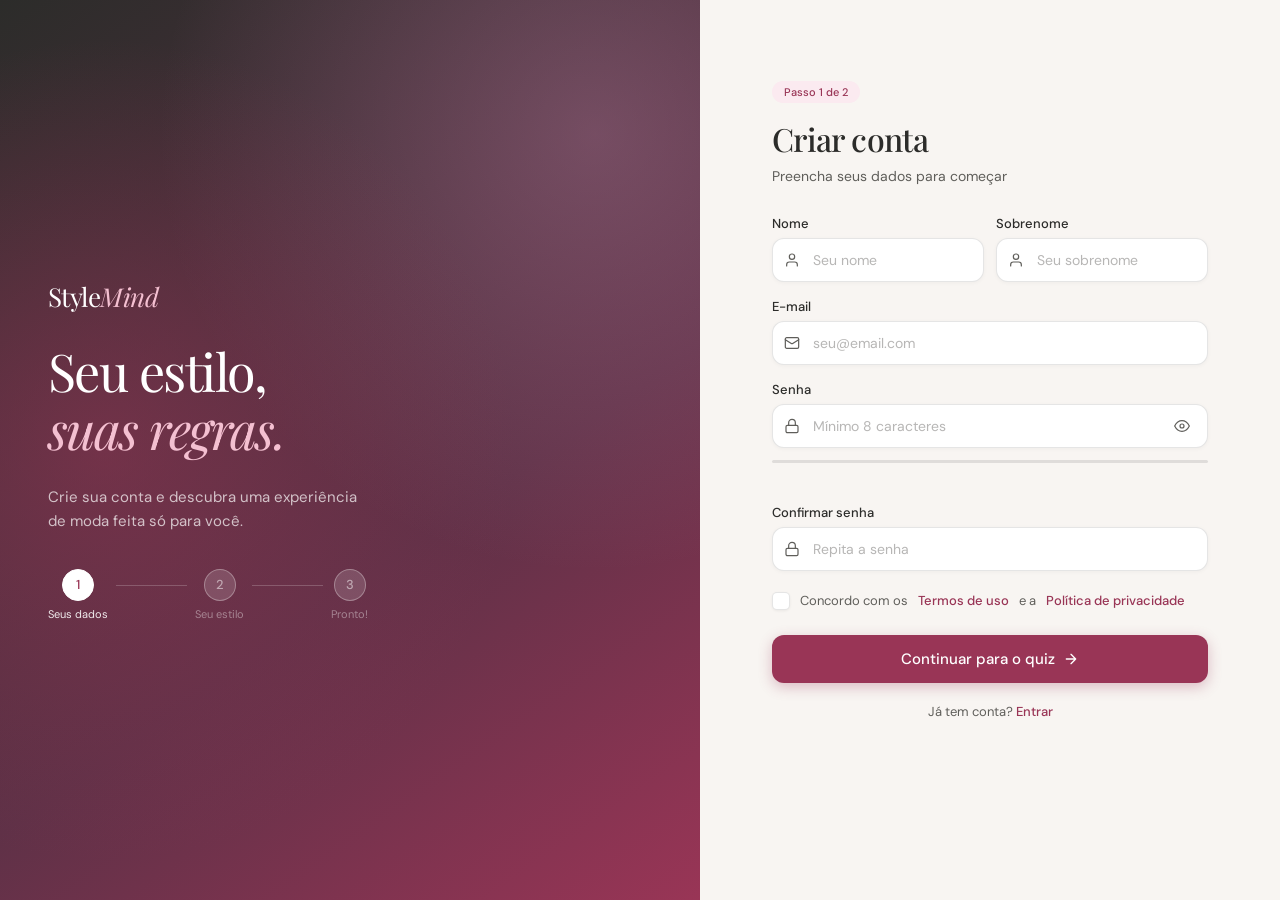
<file: cadastro.html>
<!DOCTYPE html>
<html lang="pt-BR">

<head>
    <meta charset="UTF-8">
    <meta name="viewport" content="width=device-width, initial-scale=1.0">
    <title>StyleMind — Criar conta</title>
    <link
        href="https://fonts.googleapis.com/css2?family=Playfair+Display:ital,wght@0,400;0,500;1,400&family=DM+Sans:wght@300;400;500&display=swap"
        rel="stylesheet">
    <link rel="stylesheet" href="cadastro.css">
</head>

<body>

    <div class="page">

        <!-- PAINEL ESQUERDO (desktop) -->
        <div class="panel-left" aria-hidden="true">
            <div class="panel-overlay"></div>
            <div class="panel-content">
                <div class="panel-logo">Style<span>Mind</span></div>
                <div class="panel-tagline">Seu estilo,<br><em>suas regras.</em></div>
                <div class="panel-sub">Crie sua conta e descubra uma experiência de moda feita só para você.</div>
                <div class="panel-steps">
                    <div class="pstep active">
                        <div class="pstep-num">1</div>
                        <div class="pstep-text">Seus dados</div>
                    </div>
                    <div class="pstep-line"></div>
                    <div class="pstep" id="pstep2">
                        <div class="pstep-num">2</div>
                        <div class="pstep-text">Seu estilo</div>
                    </div>
                    <div class="pstep-line"></div>
                    <div class="pstep" id="pstep3">
                        <div class="pstep-num">3</div>
                        <div class="pstep-text">Pronto!</div>
                    </div>
                </div>
            </div>
        </div>

        <!-- PAINEL DIREITO -->
        <div class="panel-right">

            <div class="mobile-logo">Style<span>Mind</span></div>

            <div class="form-box">

                <!-- ── SEÇÃO 1: DADOS ── -->
                <section class="form-section" id="secao-dados">
                    <div class="section-badge">Passo 1 de 2</div>
                    <h1 class="form-title">Criar conta</h1>
                    <p class="form-sub">Preencha seus dados para começar</p>

                    <form class="form" id="formDados" novalidate>

                        <div class="fields-row">
                            <div class="field-group">
                                <label class="field-label" for="nome">Nome</label>
                                <div class="field-wrap">
                                    <svg class="field-icon" viewBox="0 0 24 24" fill="none" stroke="currentColor"
                                        stroke-width="1.8" stroke-linecap="round" stroke-linejoin="round">
                                        <path d="M20 21v-2a4 4 0 0 0-4-4H8a4 4 0 0 0-4 4v2" />
                                        <circle cx="12" cy="7" r="4" />
                                    </svg>
                                    <input class="field-input" type="text" id="nome" placeholder="Seu nome" required
                                        autocomplete="given-name">
                                </div>
                            </div>
                            <div class="field-group">
                                <label class="field-label" for="sobrenome">Sobrenome</label>
                                <div class="field-wrap">
                                    <svg class="field-icon" viewBox="0 0 24 24" fill="none" stroke="currentColor"
                                        stroke-width="1.8" stroke-linecap="round" stroke-linejoin="round">
                                        <path d="M20 21v-2a4 4 0 0 0-4-4H8a4 4 0 0 0-4 4v2" />
                                        <circle cx="12" cy="7" r="4" />
                                    </svg>
                                    <input class="field-input" type="text" id="sobrenome" placeholder="Seu sobrenome"
                                        required autocomplete="family-name">
                                </div>
                            </div>
                        </div>

                        <div class="field-group">
                            <label class="field-label" for="email">E-mail</label>
                            <div class="field-wrap">
                                <svg class="field-icon" viewBox="0 0 24 24" fill="none" stroke="currentColor"
                                    stroke-width="1.8" stroke-linecap="round" stroke-linejoin="round">
                                    <rect x="2" y="4" width="20" height="16" rx="2" />
                                    <path d="m22 7-8.97 5.7a1.94 1.94 0 0 1-2.06 0L2 7" />
                                </svg>
                                <input class="field-input" type="email" id="email" placeholder="seu@email.com" required
                                    autocomplete="email">
                            </div>
                        </div>

                        <div class="field-group">
                            <label class="field-label" for="senha">Senha</label>
                            <div class="field-wrap">
                                <svg class="field-icon" viewBox="0 0 24 24" fill="none" stroke="currentColor"
                                    stroke-width="1.8" stroke-linecap="round" stroke-linejoin="round">
                                    <rect x="3" y="11" width="18" height="11" rx="2" />
                                    <path d="M7 11V7a5 5 0 0 1 10 0v4" />
                                </svg>
                                <input class="field-input" type="password" id="senha" placeholder="Mínimo 8 caracteres"
                                    required autocomplete="new-password">
                                <button type="button" class="toggle-pw" aria-label="Mostrar senha">
                                    <svg viewBox="0 0 24 24" fill="none" stroke="currentColor" stroke-width="1.8"
                                        stroke-linecap="round" stroke-linejoin="round">
                                        <path d="M1 12s4-8 11-8 11 8 11 8-4 8-11 8-11-8-11-8z" />
                                        <circle cx="12" cy="12" r="3" />
                                    </svg>
                                </button>
                            </div>
                            <div class="strength-bar">
                                <div class="strength-fill" id="strengthFill"></div>
                            </div>
                            <div class="strength-label" id="strengthLabel"></div>
                        </div>

                        <div class="field-group">
                            <label class="field-label" for="confirma">Confirmar senha</label>
                            <div class="field-wrap">
                                <svg class="field-icon" viewBox="0 0 24 24" fill="none" stroke="currentColor"
                                    stroke-width="1.8" stroke-linecap="round" stroke-linejoin="round">
                                    <rect x="3" y="11" width="18" height="11" rx="2" />
                                    <path d="M7 11V7a5 5 0 0 1 10 0v4" />
                                </svg>
                                <input class="field-input" type="password" id="confirma" placeholder="Repita a senha"
                                    required autocomplete="new-password">
                            </div>
                        </div>

                        <label class="checkbox-label">
                            <input type="checkbox" id="termos" required>
                            <span class="checkbox-custom"></span>
                            Concordo com os <a href="#">Termos de uso</a> e a <a href="#">Política de privacidade</a>
                        </label>

                        <button type="submit" class="btn-primary">
                            Continuar para o quiz
                            <svg width="16" height="16" viewBox="0 0 24 24" fill="none" stroke="currentColor"
                                stroke-width="2" stroke-linecap="round" stroke-linejoin="round">
                                <path d="M5 12h14M12 5l7 7-7 7" />
                            </svg>
                        </button>

                    </form>

                    <p class="login-link">Já tem conta? <a href="login.html">Entrar</a></p>
                </section>

                <!-- ── SEÇÃO 2: QUIZ ── -->
                <section class="form-section hidden" id="secao-quiz">
                    <div class="section-badge">Passo 2 de 2</div>
                    <h2 class="form-title">Qual é o seu estilo?</h2>
                    <p class="form-sub">Escolha quantos quiser — vamos personalizar sua experiência</p>

                    <div class="quiz">

                        <!-- Q1: Estilo -->
                        <div class="quiz-block">
                            <div class="quiz-question">✦ Como você costuma se vestir?</div>
                            <div class="quiz-options">
                                <button class="qopt" data-group="estilo" data-val="casual">
                                    <span class="qopt-emoji">👕</span>
                                    <span class="qopt-label">Casual</span>
                                </button>
                                <button class="qopt" data-group="estilo" data-val="elegante">
                                    <span class="qopt-emoji">👗</span>
                                    <span class="qopt-label">Elegante</span>
                                </button>
                                <button class="qopt" data-group="estilo" data-val="streetwear">
                                    <span class="qopt-emoji">🧢</span>
                                    <span class="qopt-label">Streetwear</span>
                                </button>
                                <button class="qopt" data-group="estilo" data-val="minimalista">
                                    <span class="qopt-emoji">🤍</span>
                                    <span class="qopt-label">Minimalista</span>
                                </button>
                                <button class="qopt" data-group="estilo" data-val="boho">
                                    <span class="qopt-emoji">🌿</span>
                                    <span class="qopt-label">Boho</span>
                                </button>
                                <button class="qopt" data-group="estilo" data-val="esportivo">
                                    <span class="qopt-emoji">🏃‍♀️</span>
                                    <span class="qopt-label">Esportivo</span>
                                </button>
                            </div>
                        </div>

                        <!-- Q2: Peças favoritas -->
                        <div class="quiz-block">
                            <div class="quiz-question">✦ Quais peças você mais usa?</div>
                            <div class="quiz-options">
                                <button class="qopt" data-group="pecas" data-val="vestidos">
                                    <span class="qopt-emoji">👗</span>
                                    <span class="qopt-label">Vestidos</span>
                                </button>
                                <button class="qopt" data-group="pecas" data-val="calcas">
                                    <span class="qopt-emoji">👖</span>
                                    <span class="qopt-label">Calças</span>
                                </button>
                                <button class="qopt" data-group="pecas" data-val="blusas">
                                    <span class="qopt-emoji">👚</span>
                                    <span class="qopt-label">Blusas</span>
                                </button>
                                <button class="qopt" data-group="pecas" data-val="biquinis">
                                    <span class="qopt-emoji">👙</span>
                                    <span class="qopt-label">Biquinis</span>
                                </button>
                                <button class="qopt" data-group="pecas" data-val="jaquetas">
                                    <span class="qopt-emoji">🧥</span>
                                    <span class="qopt-label">Jaquetas</span>
                                </button>
                                <button class="qopt" data-group="pecas" data-val="acessorios">
                                    <span class="qopt-emoji">👜</span>
                                    <span class="qopt-label">Acessórios</span>
                                </button>
                            </div>
                        </div>

                        <!-- Q3: Orçamento -->
                        <div class="quiz-block">
                            <div class="quiz-question">✦ Qual sua faixa de preço preferida?</div>
                            <div class="quiz-options quiz-options--col">
                                <button class="qopt qopt--wide" data-group="preco" data-val="ate100">
                                    <span class="qopt-emoji">💛</span>
                                    <span class="qopt-label">Até R$ 100</span>
                                </button>
                                <button class="qopt qopt--wide" data-group="preco" data-val="100a300">
                                    <span class="qopt-emoji">💙</span>
                                    <span class="qopt-label">R$ 100 a R$ 300</span>
                                </button>
                                <button class="qopt qopt--wide" data-group="preco" data-val="acima300">
                                    <span class="qopt-emoji">💜</span>
                                    <span class="qopt-label">Acima de R$ 300</span>
                                </button>
                            </div>
                        </div>

                        <!-- Q4: Ocasião -->
                        <div class="quiz-block">
                            <div class="quiz-question">✦ Para quais ocasiões você mais compra?</div>
                            <div class="quiz-options">
                                <button class="qopt" data-group="ocasiao" data-val="trabalho">
                                    <span class="qopt-emoji">💼</span>
                                    <span class="qopt-label">Trabalho</span>
                                </button>
                                <button class="qopt" data-group="ocasiao" data-val="dia-a-dia">
                                    <span class="qopt-emoji">☀️</span>
                                    <span class="qopt-label">Dia a dia</span>
                                </button>
                                <button class="qopt" data-group="ocasiao" data-val="festas">
                                    <span class="qopt-emoji">🎉</span>
                                    <span class="qopt-label">Festas</span>
                                </button>
                                <button class="qopt" data-group="ocasiao" data-val="academia">
                                    <span class="qopt-emoji">🏋️‍♀️</span>
                                    <span class="qopt-label">Academia</span>
                                </button>
                                <button class="qopt" data-group="ocasiao" data-val="viagens">
                                    <span class="qopt-emoji">✈️</span>
                                    <span class="qopt-label">Viagens</span>
                                </button>
                                <button class="qopt" data-group="ocasiao" data-val="casual">
                                    <span class="qopt-emoji">🛒</span>
                                    <span class="qopt-label">Casual</span>
                                </button>
                            </div>
                        </div>

                    </div>

                    <button class="btn-primary" id="btnFinalizar">
                        Criar minha conta
                        <svg width="16" height="16" viewBox="0 0 24 24" fill="none" stroke="currentColor"
                            stroke-width="2" stroke-linecap="round" stroke-linejoin="round">
                            <path d="M5 12h14M12 5l7 7-7 7" />
                        </svg>
                    </button>

                    <button class="btn-skip" id="btnPular">Pular por agora</button>

                </section>

                <!-- ── SEÇÃO 3: SUCESSO ── -->
                <section class="form-section hidden" id="secao-sucesso">
                    <div class="success-icon">✓</div>
                    <h2 class="form-title">Conta criada!</h2>
                    <p class="form-sub">Seu perfil de estilo foi salvo. Vamos às compras?</p>
                    <div class="tags-preview" id="tagsPreview"></div>
                    <button class="btn-primary" id="btnHome">
                        Ir para a home
                        <svg width="16" height="16" viewBox="0 0 24 24" fill="none" stroke="currentColor"
                            stroke-width="2" stroke-linecap="round" stroke-linejoin="round">
                            <path d="M5 12h14M12 5l7 7-7 7" />
                        </svg>
                    </button>
                </section>

            </div>
        </div>
    </div>

    <script>
        // ── Toggle senha ──
        document.querySelector('.toggle-pw').addEventListener('click', function () {
            const input = document.getElementById('senha');
            const svg = this.querySelector('svg');
            const isPassword = input.type === 'password';
            input.type = isPassword ? 'text' : 'password';
            svg.innerHTML = isPassword
                ? `<path d="M17.94 17.94A10.07 10.07 0 0 1 12 20c-7 0-11-8-11-8a18.45 18.45 0 0 1 5.06-5.94M9.9 4.24A9.12 9.12 0 0 1 12 4c7 0 11 8 11 8a18.5 18.5 0 0 1-2.16 3.19m-6.72-1.07a3 3 0 1 1-4.24-4.24"/><line x1="1" y1="1" x2="23" y2="23"/>`
                : `<path d="M1 12s4-8 11-8 11 8 11 8-4 8-11 8-11-8-11-8z"/><circle cx="12" cy="12" r="3"/>`;
        });

        // ── Força da senha ──
        document.getElementById('senha').addEventListener('input', function () {
            const val = this.value;
            const fill = document.getElementById('strengthFill');
            const label = document.getElementById('strengthLabel');
            let strength = 0;
            if (val.length >= 8) strength++;
            if (/[A-Z]/.test(val)) strength++;
            if (/[0-9]/.test(val)) strength++;
            if (/[^A-Za-z0-9]/.test(val)) strength++;
            const levels = [
                { w: '0%', color: 'transparent', text: '' },
                { w: '25%', color: '#E57373', text: 'Fraca' },
                { w: '50%', color: '#FFB74D', text: 'Média' },
                { w: '75%', color: '#81C784', text: 'Boa' },
                { w: '100%', color: '#4CAF50', text: 'Forte' },
            ];
            fill.style.width = levels[strength].w;
            fill.style.background = levels[strength].color;
            label.textContent = levels[strength].text;
            label.style.color = levels[strength].color;
        });

        // ── Avança para o quiz ──
        document.getElementById('formDados').addEventListener('submit', function (e) {
            e.preventDefault();
            document.getElementById('secao-dados').classList.add('hidden');
            document.getElementById('secao-quiz').classList.remove('hidden');
            document.getElementById('pstep2').classList.add('active');
            window.scrollTo({ top: 0, behavior: 'smooth' });
        });

        // ── Seleção das opções do quiz ──
        document.querySelectorAll('.qopt').forEach(btn => {
            btn.addEventListener('click', () => {
                const group = btn.dataset.group;
                // preço = seleção única
                if (group === 'preco') {
                    document.querySelectorAll(`[data-group="preco"]`).forEach(b => b.classList.remove('selected'));
                }
                btn.classList.toggle('selected');
            });
        });

        // ── Finalizar ──
        function finalizar() {
            const selecionados = [...document.querySelectorAll('.qopt.selected')].map(b => b.dataset.val);
            document.getElementById('secao-quiz').classList.add('hidden');
            document.getElementById('secao-sucesso').classList.remove('hidden');
            document.getElementById('pstep3').classList.add('active');

            const preview = document.getElementById('tagsPreview');
            preview.innerHTML = selecionados.length
                ? selecionados.map(v => `<span class="preview-tag">${v}</span>`).join('')
                : '<span class="preview-tag">✦ Perfil geral</span>';

            window.scrollTo({ top: 0, behavior: 'smooth' });
        }

        document.getElementById('btnFinalizar').addEventListener('click', finalizar);
        document.getElementById('btnPular').addEventListener('click', finalizar);

        // ── Ir para home ──
        document.getElementById('btnHome').addEventListener('click', () => {
            window.location.href = 'index.html';
        });

        // ── Checkbox visual ──
        document.querySelectorAll('.checkbox-label input').forEach(cb => {
            cb.addEventListener('change', function () {
                const custom = this.nextElementSibling;
                custom.classList.toggle('checked', this.checked);
            });
        });
    </script>

</body>

</html>
</file>
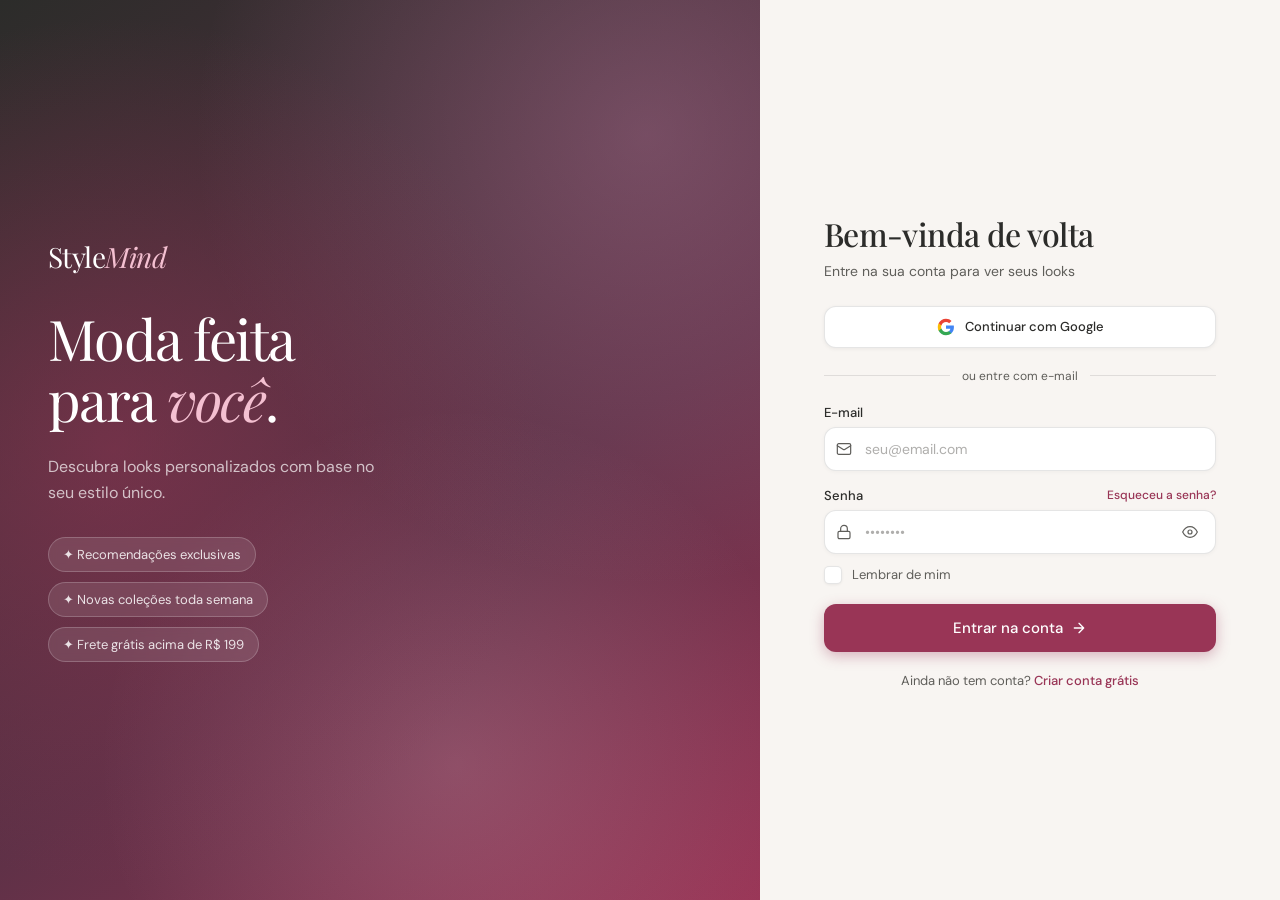
<file: login.html>
<!DOCTYPE html>
<html lang="pt-BR">

<head>
    <meta charset="UTF-8">
    <meta name="viewport" content="width=device-width, initial-scale=1.0">
    <title>StyleMind — Login</title>
    <link
        href="https://fonts.googleapis.com/css2?family=Playfair+Display:ital,wght@0,400;0,500;1,400&family=DM+Sans:wght@300;400;500&display=swap"
        rel="stylesheet">
    <link rel="stylesheet" href="login.css">
</head>

<body>

    <div class="page">

        <!-- PAINEL ESQUERDO (visível só no desktop) -->
        <div class="panel-left" aria-hidden="true">
            <div class="panel-overlay"></div>
            <div class="panel-content">
                <div class="panel-logo">Style<span>Mind</span></div>
                <div class="panel-tagline">Moda feita<br>para <em>você</em>.</div>
                <div class="panel-sub">Descubra looks personalizados com base no seu estilo único.</div>
                <div class="panel-badges">
                    <span class="pbadge">✦ Recomendações exclusivas</span>
                    <span class="pbadge">✦ Novas coleções toda semana</span>
                    <span class="pbadge">✦ Frete grátis acima de R$ 199</span>
                </div>
            </div>
        </div>

        <!-- PAINEL DIREITO — formulário -->
        <div class="panel-right">

            <!-- Logo mobile (escondida no desktop) -->
            <div class="mobile-logo" aria-label="StyleMind">Style<span>Mind</span></div>

            <div class="form-box">

                <div class="form-header">
                    <h1 class="form-title">Bem-vinda de volta</h1>
                    <p class="form-sub">Entre na sua conta para ver seus looks</p>
                </div>

                <!-- SOCIAL LOGIN -->
                <div class="social-row">
                    <button class="social-btn" aria-label="Entrar com Google">
                        <svg width="18" height="18" viewBox="0 0 24 24" fill="none">
                            <path
                                d="M22.56 12.25c0-.78-.07-1.53-.2-2.25H12v4.26h5.92c-.26 1.37-1.04 2.53-2.21 3.31v2.77h3.57c2.08-1.92 3.28-4.74 3.28-8.09z"
                                fill="#4285F4" />
                            <path
                                d="M12 23c2.97 0 5.46-.98 7.28-2.66l-3.57-2.77c-.98.66-2.23 1.06-3.71 1.06-2.86 0-5.29-1.93-6.16-4.53H2.18v2.84C3.99 20.53 7.7 23 12 23z"
                                fill="#34A853" />
                            <path
                                d="M5.84 14.09c-.22-.66-.35-1.36-.35-2.09s.13-1.43.35-2.09V7.07H2.18C1.43 8.55 1 10.22 1 12s.43 3.45 1.18 4.93l3.66-2.84z"
                                fill="#FBBC05" />
                            <path
                                d="M12 5.38c1.62 0 3.06.56 4.21 1.64l3.15-3.15C17.45 2.09 14.97 1 12 1 7.7 1 3.99 3.47 2.18 7.07l3.66 2.84c.87-2.6 3.3-4.53 6.16-4.53z"
                                fill="#EA4335" />
                        </svg>
                        Continuar com Google
                    </button>
                </div>

                <div class="divider">
                    <span>ou entre com e-mail</span>
                </div>

                <!-- FORM -->
                <form class="form" novalidate>

                    <div class="field-group">
                        <label class="field-label" for="email">E-mail</label>
                        <div class="field-wrap">
                            <svg class="field-icon" viewBox="0 0 24 24" fill="none" stroke="currentColor"
                                stroke-width="1.8" stroke-linecap="round" stroke-linejoin="round">
                                <rect x="2" y="4" width="20" height="16" rx="2" />
                                <path d="m22 7-8.97 5.7a1.94 1.94 0 0 1-2.06 0L2 7" />
                            </svg>
                            <input class="field-input" type="email" id="email" name="email" placeholder="seu@email.com"
                                autocomplete="email" required>
                        </div>
                    </div>

                    <div class="field-group">
                        <div class="label-row">
                            <label class="field-label" for="senha">Senha</label>
                            <a class="forgot-link" href="#">Esqueceu a senha?</a>
                        </div>
                        <div class="field-wrap">
                            <svg class="field-icon" viewBox="0 0 24 24" fill="none" stroke="currentColor"
                                stroke-width="1.8" stroke-linecap="round" stroke-linejoin="round">
                                <rect x="3" y="11" width="18" height="11" rx="2" ry="2" />
                                <path d="M7 11V7a5 5 0 0 1 10 0v4" />
                            </svg>
                            <input class="field-input" type="password" id="senha" name="senha" placeholder="••••••••"
                                autocomplete="current-password" required>
                            <button type="button" class="toggle-pw" aria-label="Mostrar senha" id="togglePw">
                                <svg id="eyeIcon" viewBox="0 0 24 24" fill="none" stroke="currentColor"
                                    stroke-width="1.8" stroke-linecap="round" stroke-linejoin="round">
                                    <path d="M1 12s4-8 11-8 11 8 11 8-4 8-11 8-11-8-11-8z" />
                                    <circle cx="12" cy="12" r="3" />
                                </svg>
                            </button>
                        </div>
                    </div>

                    <div class="remember-row">
                        <label class="checkbox-label">
                            <input type="checkbox" id="remember" name="remember">
                            <span class="checkbox-custom"></span>
                            Lembrar de mim
                        </label>
                    </div>

                    <button type="submit" class="btn-primary">
                        Entrar na conta
                        <svg width="16" height="16" viewBox="0 0 24 24" fill="none" stroke="currentColor"
                            stroke-width="2" stroke-linecap="round" stroke-linejoin="round">
                            <path d="M5 12h14M12 5l7 7-7 7" />
                        </svg>
                    </button>

                </form>

                <p class="signup-link">
                    Ainda não tem conta?
                    <a href="cadastro.html">Criar conta grátis</a>
                </p>

            </div>
        </div>

    </div>

    <script>
        // Toggle mostrar/esconder senha
        const togglePw = document.getElementById('togglePw');
        const senhaInput = document.getElementById('senha');
        const eyeIcon = document.getElementById('eyeIcon');

        togglePw.addEventListener('click', () => {
            const isPassword = senhaInput.type === 'password';
            senhaInput.type = isPassword ? 'text' : 'password';
            eyeIcon.innerHTML = isPassword
                ? `<path d="M17.94 17.94A10.07 10.07 0 0 1 12 20c-7 0-11-8-11-8a18.45 18.45 0 0 1 5.06-5.94M9.9 4.24A9.12 9.12 0 0 1 12 4c7 0 11 8 11 8a18.5 18.5 0 0 1-2.16 3.19m-6.72-1.07a3 3 0 1 1-4.24-4.24"/><line x1="1" y1="1" x2="23" y2="23"/>`
                : `<path d="M1 12s4-8 11-8 11 8 11 8-4 8-11 8-11-8-11-8z"/><circle cx="12" cy="12" r="3"/>`;
        });

        // Feedback visual no submit
        document.querySelector('.form').addEventListener('submit', e => {
            e.preventDefault();
            const btn = document.querySelector('.btn-primary');
            btn.textContent = 'Entrando…';
            btn.disabled = true;

            setTimeout(() => {
                window.location.href = 'index.html'; // redireciona para a home
            }, 1200);
        });
    </script>

</body>

</html>
</file>
<file: cadastro.css>
*,
*::before,
*::after {
    box-sizing: border-box;
    margin: 0;
    padding: 0;
}

:root {
    --rose-dark: #993556;
    --rose-mid: #C084A8;
    --rose-light: #FBEAF0;
    --rose-pale: #F4C0D1;
    --charcoal: #2C2C2A;
    --charcoal-mid: #5F5E5A;
    --offwhite: #F8F5F2;
    --white: #FFFFFF;
    --border: rgba(44, 44, 42, 0.12);
    --font-display: 'Playfair Display', Georgia, serif;
    --font-body: 'DM Sans', sans-serif;
}

body {
    font-family: var(--font-body);
    background: var(--offwhite);
    color: var(--charcoal);
    min-height: 100vh;
}

/* ─────────────────────────────────────────
   LAYOUT
───────────────────────────────────────── */
.page {
    display: flex;
    min-height: 100vh;
}

.hidden {
    display: none !important;
}

/* ─────────────────────────────────────────
   PAINEL ESQUERDO
───────────────────────────────────────── */
.panel-left {
    display: none;
    position: sticky;
    top: 0;
    height: 100vh;
    flex: 1;
    background: linear-gradient(145deg, #2C2C2A 0%, #5F3147 60%, #993556 100%);
    overflow: hidden;
}

.panel-overlay {
    position: absolute;
    inset: 0;
    background-image:
        radial-gradient(circle at 15% 50%, rgba(153, 53, 86, 0.5) 0%, transparent 55%),
        radial-gradient(circle at 85% 15%, rgba(192, 132, 168, 0.35) 0%, transparent 45%);
}

.panel-content {
    position: relative;
    z-index: 2;
    padding: 60px 48px;
    height: 100%;
    display: flex;
    flex-direction: column;
    justify-content: center;
    gap: 28px;
}

.panel-logo {
    font-family: var(--font-display);
    font-size: 26px;
    color: var(--white);
    letter-spacing: -0.02em;
}

.panel-logo span {
    color: var(--rose-pale);
    font-style: italic;
}

.panel-tagline {
    font-family: var(--font-display);
    font-size: 46px;
    color: var(--white);
    line-height: 1.1;
    letter-spacing: -0.03em;
}

.panel-tagline em {
    color: var(--rose-pale);
}

.panel-sub {
    font-size: 15px;
    color: rgba(255, 255, 255, 0.7);
    line-height: 1.6;
    max-width: 320px;
}

/* Steps do painel */
.panel-steps {
    display: flex;
    align-items: center;
    gap: 0;
    margin-top: 8px;
}

.pstep {
    display: flex;
    flex-direction: column;
    align-items: center;
    gap: 6px;
}

.pstep-num {
    width: 32px;
    height: 32px;
    border-radius: 50%;
    background: rgba(255, 255, 255, 0.15);
    border: 1px solid rgba(255, 255, 255, 0.3);
    color: rgba(255, 255, 255, 0.5);
    font-size: 13px;
    font-weight: 500;
    display: flex;
    align-items: center;
    justify-content: center;
    transition: all 0.3s;
}

.pstep.active .pstep-num {
    background: var(--white);
    color: var(--rose-dark);
    border-color: var(--white);
}

.pstep-text {
    font-size: 11px;
    color: rgba(255, 255, 255, 0.4);
    white-space: nowrap;
    transition: color 0.3s;
}

.pstep.active .pstep-text {
    color: rgba(255, 255, 255, 0.9);
}

.pstep-line {
    flex: 1;
    height: 1px;
    background: rgba(255, 255, 255, 0.2);
    margin: 0 8px;
    margin-bottom: 18px;
}

/* ─────────────────────────────────────────
   PAINEL DIREITO
───────────────────────────────────────── */
.panel-right {
    width: 100%;
    display: flex;
    flex-direction: column;
    align-items: center;
    padding: 40px 24px 60px;
}

.mobile-logo {
    font-family: var(--font-display);
    font-size: 26px;
    color: var(--charcoal);
    letter-spacing: -0.02em;
    margin-bottom: 32px;
    align-self: flex-start;
}

.mobile-logo span {
    color: var(--rose-dark);
    font-style: italic;
}

.form-box {
    width: 100%;
    max-width: 480px;
}

/* ─────────────────────────────────────────
   SECTION BADGE
───────────────────────────────────────── */
.section-badge {
    display: inline-block;
    background: var(--rose-light);
    color: var(--rose-dark);
    font-size: 11px;
    font-weight: 500;
    padding: 4px 12px;
    border-radius: 20px;
    margin-bottom: 14px;
}

.form-title {
    font-family: var(--font-display);
    font-size: 28px;
    color: var(--charcoal);
    letter-spacing: -0.02em;
    font-weight: 500;
    margin-bottom: 6px;
}

.form-sub {
    font-size: 14px;
    color: var(--charcoal-mid);
    line-height: 1.5;
    margin-bottom: 28px;
}

/* ─────────────────────────────────────────
   FORM
───────────────────────────────────────── */
.form {
    display: flex;
    flex-direction: column;
    gap: 16px;
}

.fields-row {
    display: grid;
    grid-template-columns: 1fr 1fr;
    gap: 12px;
}

.field-group {
    display: flex;
    flex-direction: column;
    gap: 6px;
}

.field-label {
    font-size: 13px;
    font-weight: 500;
    color: var(--charcoal);
}

.field-wrap {
    position: relative;
    display: flex;
    align-items: center;
}

.field-icon {
    position: absolute;
    left: 12px;
    width: 16px;
    height: 16px;
    color: var(--charcoal-mid);
    pointer-events: none;
}

.field-input {
    width: 100%;
    padding: 12px 44px 12px 40px;
    border: 0.5px solid var(--border);
    border-radius: 12px;
    background: var(--white);
    font-family: var(--font-body);
    font-size: 14px;
    color: var(--charcoal);
    outline: none;
    transition: border-color 0.2s, box-shadow 0.2s;
    box-shadow: 0 1px 4px rgba(0, 0, 0, 0.04);
}

.field-input::placeholder {
    color: rgba(95, 94, 90, 0.45);
}

.field-input:focus {
    border-color: var(--rose-mid);
    box-shadow: 0 0 0 3px rgba(192, 132, 168, 0.15);
}

.toggle-pw {
    position: absolute;
    right: 12px;
    width: 28px;
    height: 28px;
    border: none;
    background: transparent;
    cursor: pointer;
    display: flex;
    align-items: center;
    justify-content: center;
    color: var(--charcoal-mid);
    border-radius: 6px;
    transition: color 0.2s;
}

.toggle-pw:hover {
    color: var(--rose-dark);
}

.toggle-pw svg {
    width: 16px;
    height: 16px;
}

/* Força da senha */
.strength-bar {
    height: 3px;
    background: var(--border);
    border-radius: 2px;
    overflow: hidden;
    margin-top: 6px;
}

.strength-fill {
    height: 100%;
    width: 0%;
    border-radius: 2px;
    transition: width 0.3s, background 0.3s;
}

.strength-label {
    font-size: 11px;
    margin-top: 3px;
    font-weight: 500;
    min-height: 16px;
}

/* Checkbox */
.checkbox-label {
    display: flex;
    align-items: flex-start;
    gap: 10px;
    font-size: 13px;
    color: var(--charcoal-mid);
    cursor: pointer;
    line-height: 1.5;
    margin-top: 4px;
}

.checkbox-label input[type="checkbox"] {
    display: none;
}

.checkbox-custom {
    width: 18px;
    height: 18px;
    min-width: 18px;
    border: 0.5px solid var(--border);
    border-radius: 5px;
    background: var(--white);
    display: flex;
    align-items: center;
    justify-content: center;
    transition: all 0.2s;
    margin-top: 1px;
    box-shadow: 0 1px 3px rgba(0, 0, 0, 0.06);
}

.checkbox-label input:checked+.checkbox-custom {
    background: var(--rose-dark);
    border-color: var(--rose-dark);
}

.checkbox-label input:checked+.checkbox-custom::after {
    content: '';
    width: 10px;
    height: 6px;
    border-left: 2px solid white;
    border-bottom: 2px solid white;
    transform: rotate(-45deg) translateY(-1px);
    display: block;
}

.checkbox-label a {
    color: var(--rose-dark);
    text-decoration: none;
    font-weight: 500;
}

/* Botão principal */
.btn-primary {
    display: flex;
    align-items: center;
    justify-content: center;
    gap: 8px;
    width: 100%;
    padding: 14px;
    background: var(--rose-dark);
    color: var(--white);
    border: none;
    border-radius: 12px;
    font-family: var(--font-body);
    font-size: 15px;
    font-weight: 500;
    cursor: pointer;
    transition: all 0.2s;
    margin-top: 8px;
    box-shadow: 0 4px 14px rgba(153, 53, 86, 0.3);
}

.btn-primary:hover {
    background: #7d2a47;
    transform: translateY(-1px);
    box-shadow: 0 6px 18px rgba(153, 53, 86, 0.4);
}

.btn-skip {
    display: block;
    width: 100%;
    margin-top: 12px;
    padding: 12px;
    background: transparent;
    border: none;
    font-family: var(--font-body);
    font-size: 13px;
    color: var(--charcoal-mid);
    cursor: pointer;
    text-align: center;
    transition: color 0.2s;
}

.btn-skip:hover {
    color: var(--rose-dark);
}

.login-link {
    text-align: center;
    font-size: 13px;
    color: var(--charcoal-mid);
    margin-top: 20px;
}

.login-link a {
    color: var(--rose-dark);
    font-weight: 500;
    text-decoration: none;
}

/* ─────────────────────────────────────────
   QUIZ
───────────────────────────────────────── */
.quiz {
    display: flex;
    flex-direction: column;
    gap: 28px;
    margin-bottom: 28px;
}

.quiz-block {
    display: flex;
    flex-direction: column;
    gap: 12px;
}

.quiz-question {
    font-size: 14px;
    font-weight: 500;
    color: var(--charcoal);
}

.quiz-options {
    display: grid;
    grid-template-columns: repeat(3, 1fr);
    gap: 10px;
}

.quiz-options--col {
    grid-template-columns: 1fr;
}

.qopt {
    display: flex;
    flex-direction: column;
    align-items: center;
    gap: 6px;
    padding: 14px 8px;
    border: 0.5px solid var(--border);
    border-radius: 14px;
    background: var(--white);
    cursor: pointer;
    transition: all 0.2s;
    font-family: var(--font-body);
    box-shadow: 0 1px 4px rgba(0, 0, 0, 0.04);
}

.qopt:hover {
    border-color: var(--rose-mid);
    background: var(--rose-light);
}

.qopt.selected {
    border-color: var(--rose-dark);
    background: var(--rose-light);
    box-shadow: 0 0 0 2px rgba(153, 53, 86, 0.15);
}

.qopt--wide {
    flex-direction: row;
    justify-content: flex-start;
    padding: 14px 20px;
    gap: 12px;
}

.qopt-emoji {
    font-size: 22px;
}

.qopt-label {
    font-size: 12px;
    font-weight: 500;
    color: var(--charcoal);
    text-align: center;
}

.qopt--wide .qopt-label {
    text-align: left;
    font-size: 14px;
}

/* ─────────────────────────────────────────
   SUCESSO
───────────────────────────────────────── */
.success-icon {
    width: 64px;
    height: 64px;
    border-radius: 50%;
    background: #EAF3DE;
    color: #3B6D11;
    font-size: 28px;
    display: flex;
    align-items: center;
    justify-content: center;
    margin-bottom: 20px;
    font-weight: 500;
}

.tags-preview {
    display: flex;
    flex-wrap: wrap;
    gap: 8px;
    margin-bottom: 28px;
}

.preview-tag {
    background: var(--rose-light);
    color: var(--rose-dark);
    font-size: 12px;
    font-weight: 500;
    padding: 5px 14px;
    border-radius: 20px;
    text-transform: capitalize;
}

/* ─────────────────────────────────────────
   DESKTOP
───────────────────────────────────────── */
@media (min-width: 768px) {
    .panel-left {
        display: flex;
    }

    .panel-right {
        width: 520px;
        flex-shrink: 0;
        padding: 60px 56px;
        overflow-y: auto;
        max-height: 100vh;
    }

    .mobile-logo {
        display: none;
    }

    .form-title {
        font-size: 32px;
    }
}

@media (min-width: 1024px) {
    .panel-right {
        width: 580px;
        padding: 80px 72px;
    }

    .panel-tagline {
        font-size: 52px;
    }
}
</file>
<file: login.css>
*,
*::before,
*::after {
    box-sizing: border-box;
    margin: 0;
    padding: 0;
}

:root {
    --rose-dark: #993556;
    --rose-mid: #C084A8;
    --rose-light: #FBEAF0;
    --rose-pale: #F4C0D1;
    --charcoal: #2C2C2A;
    --charcoal-mid: #5F5E5A;
    --offwhite: #F8F5F2;
    --white: #FFFFFF;
    --border: rgba(44, 44, 42, 0.12);
    --font-display: 'Playfair Display', Georgia, serif;
    --font-body: 'DM Sans', sans-serif;
}

body {
    font-family: var(--font-body);
    background: var(--offwhite);
    color: var(--charcoal);
    min-height: 100vh;
}

/* ─────────────────────────────────────────
   LAYOUT GERAL
───────────────────────────────────────── */
.page {
    display: flex;
    min-height: 100vh;
}

/* ─────────────────────────────────────────
   PAINEL ESQUERDO (desktop)
───────────────────────────────────────── */
.panel-left {
    display: none;
    /* escondido no mobile */
    position: relative;
    flex: 1;
    background: linear-gradient(145deg, #2C2C2A 0%, #5F3147 60%, #993556 100%);
    overflow: hidden;
}

.panel-overlay {
    position: absolute;
    inset: 0;
    background-image:
        radial-gradient(circle at 15% 50%, rgba(153, 53, 86, 0.5) 0%, transparent 55%),
        radial-gradient(circle at 85% 15%, rgba(192, 132, 168, 0.35) 0%, transparent 45%),
        radial-gradient(circle at 60% 85%, rgba(244, 192, 209, 0.2) 0%, transparent 40%);
}

.panel-content {
    position: relative;
    z-index: 2;
    padding: 60px 48px;
    height: 100%;
    display: flex;
    flex-direction: column;
    justify-content: center;
    gap: 24px;
}

.panel-logo {
    font-family: var(--font-display);
    font-size: 28px;
    color: var(--white);
    letter-spacing: -0.02em;
    margin-bottom: 8px;
}

.panel-logo span {
    color: var(--rose-pale);
    font-style: italic;
}

.panel-tagline {
    font-family: var(--font-display);
    font-size: 48px;
    color: var(--white);
    line-height: 1.1;
    letter-spacing: -0.03em;
}

.panel-tagline em {
    color: var(--rose-pale);
}

.panel-sub {
    font-size: 16px;
    color: rgba(255, 255, 255, 0.7);
    line-height: 1.6;
    max-width: 340px;
}

.panel-badges {
    display: flex;
    flex-direction: column;
    gap: 10px;
    margin-top: 8px;
}

.pbadge {
    display: inline-block;
    background: rgba(255, 255, 255, 0.1);
    border: 0.5px solid rgba(255, 255, 255, 0.2);
    color: rgba(255, 255, 255, 0.85);
    font-size: 13px;
    padding: 8px 14px;
    border-radius: 50px;
    width: fit-content;
    backdrop-filter: blur(4px);
}

/* ─────────────────────────────────────────
   PAINEL DIREITO — formulário
───────────────────────────────────────── */
.panel-right {
    width: 100%;
    display: flex;
    flex-direction: column;
    align-items: center;
    justify-content: center;
    padding: 40px 24px;
    min-height: 100vh;
}

.mobile-logo {
    font-family: var(--font-display);
    font-size: 26px;
    color: var(--charcoal);
    letter-spacing: -0.02em;
    margin-bottom: 32px;
}

.mobile-logo span {
    color: var(--rose-dark);
    font-style: italic;
}

.form-box {
    width: 100%;
    max-width: 400px;
    display: flex;
    flex-direction: column;
    gap: 20px;
}

/* ─────────────────────────────────────────
   CABEÇALHO DO FORM
───────────────────────────────────────── */
.form-header {
    margin-bottom: 4px;
}

.form-title {
    font-family: var(--font-display);
    font-size: 28px;
    color: var(--charcoal);
    letter-spacing: -0.02em;
    font-weight: 500;
    margin-bottom: 6px;
}

.form-sub {
    font-size: 14px;
    color: var(--charcoal-mid);
    line-height: 1.5;
}

/* ─────────────────────────────────────────
   SOCIAL LOGIN
───────────────────────────────────────── */
.social-row {
    display: flex;
    gap: 10px;
}

.social-btn {
    flex: 1;
    display: flex;
    align-items: center;
    justify-content: center;
    gap: 10px;
    padding: 11px 16px;
    border-radius: 12px;
    border: 0.5px solid var(--border);
    background: var(--white);
    font-family: var(--font-body);
    font-size: 13px;
    font-weight: 500;
    color: var(--charcoal);
    cursor: pointer;
    transition: all 0.2s;
    box-shadow: 0 1px 4px rgba(0, 0, 0, 0.06);
}

.social-btn:hover {
    border-color: var(--rose-mid);
    background: var(--rose-light);
}

/* ─────────────────────────────────────────
   DIVIDER
───────────────────────────────────────── */
.divider {
    display: flex;
    align-items: center;
    gap: 12px;
    color: var(--charcoal-mid);
    font-size: 12px;
}

.divider::before,
.divider::after {
    content: '';
    flex: 1;
    height: 0.5px;
    background: var(--border);
}

/* ─────────────────────────────────────────
   FORM FIELDS
───────────────────────────────────────── */
.form {
    display: flex;
    flex-direction: column;
    gap: 16px;
}

.field-group {
    display: flex;
    flex-direction: column;
    gap: 6px;
}

.field-label {
    font-size: 13px;
    font-weight: 500;
    color: var(--charcoal);
}

.label-row {
    display: flex;
    align-items: center;
    justify-content: space-between;
}

.forgot-link {
    font-size: 12px;
    color: var(--rose-dark);
    text-decoration: none;
    font-weight: 500;
}

.forgot-link:hover {
    text-decoration: underline;
}

.field-wrap {
    position: relative;
    display: flex;
    align-items: center;
}

.field-icon {
    position: absolute;
    left: 12px;
    width: 16px;
    height: 16px;
    color: var(--charcoal-mid);
    pointer-events: none;
    flex-shrink: 0;
}

.field-input {
    width: 100%;
    padding: 12px 44px 12px 40px;
    border: 0.5px solid var(--border);
    border-radius: 12px;
    background: var(--white);
    font-family: var(--font-body);
    font-size: 14px;
    color: var(--charcoal);
    outline: none;
    transition: border-color 0.2s, box-shadow 0.2s;
    box-shadow: 0 1px 4px rgba(0, 0, 0, 0.04);
}

.field-input::placeholder {
    color: rgba(95, 94, 90, 0.5);
}

.field-input:focus {
    border-color: var(--rose-mid);
    box-shadow: 0 0 0 3px rgba(192, 132, 168, 0.15);
}

.toggle-pw {
    position: absolute;
    right: 12px;
    width: 28px;
    height: 28px;
    border: none;
    background: transparent;
    cursor: pointer;
    display: flex;
    align-items: center;
    justify-content: center;
    color: var(--charcoal-mid);
    border-radius: 6px;
    transition: color 0.2s;
}

.toggle-pw:hover {
    color: var(--rose-dark);
}

.toggle-pw svg {
    width: 16px;
    height: 16px;
}

/* ─────────────────────────────────────────
   CHECKBOX
───────────────────────────────────────── */
.remember-row {
    margin-top: -4px;
}

.checkbox-label {
    display: flex;
    align-items: center;
    gap: 10px;
    font-size: 13px;
    color: var(--charcoal-mid);
    cursor: pointer;
    user-select: none;
}

.checkbox-label input[type="checkbox"] {
    display: none;
}

.checkbox-custom {
    width: 18px;
    height: 18px;
    border: 0.5px solid var(--border);
    border-radius: 5px;
    background: var(--white);
    display: flex;
    align-items: center;
    justify-content: center;
    flex-shrink: 0;
    transition: all 0.2s;
    box-shadow: 0 1px 3px rgba(0, 0, 0, 0.06);
}

.checkbox-label input:checked+.checkbox-custom {
    background: var(--rose-dark);
    border-color: var(--rose-dark);
}

.checkbox-label input:checked+.checkbox-custom::after {
    content: '';
    width: 10px;
    height: 6px;
    border-left: 2px solid white;
    border-bottom: 2px solid white;
    transform: rotate(-45deg) translateY(-1px);
    display: block;
}

/* ─────────────────────────────────────────
   BOTÃO PRINCIPAL
───────────────────────────────────────── */
.btn-primary {
    display: flex;
    align-items: center;
    justify-content: center;
    gap: 8px;
    width: 100%;
    padding: 14px;
    background: var(--rose-dark);
    color: var(--white);
    border: none;
    border-radius: 12px;
    font-family: var(--font-body);
    font-size: 15px;
    font-weight: 500;
    cursor: pointer;
    transition: all 0.2s;
    margin-top: 4px;
    box-shadow: 0 4px 14px rgba(153, 53, 86, 0.35);
}

.btn-primary:hover {
    background: #7d2a47;
    transform: translateY(-1px);
    box-shadow: 0 6px 18px rgba(153, 53, 86, 0.4);
}

.btn-primary:disabled {
    opacity: 0.7;
    cursor: not-allowed;
    transform: none;
}

/* ─────────────────────────────────────────
   LINK CADASTRO
───────────────────────────────────────── */
.signup-link {
    text-align: center;
    font-size: 13px;
    color: var(--charcoal-mid);
}

.signup-link a {
    color: var(--rose-dark);
    font-weight: 500;
    text-decoration: none;
}

.signup-link a:hover {
    text-decoration: underline;
}

/* ─────────────────────────────────────────
   DESKTOP (768px+)
───────────────────────────────────────── */
@media (min-width: 768px) {
    .panel-left {
        display: flex;
    }

    .panel-right {
        width: 480px;
        flex-shrink: 0;
        padding: 60px 48px;
    }

    .mobile-logo {
        display: none;
    }

    .form-title {
        font-size: 32px;
    }
}

@media (min-width: 1024px) {
    .panel-right {
        width: 520px;
        padding: 80px 64px;
    }

    .panel-tagline {
        font-size: 56px;
    }
}
</file>
